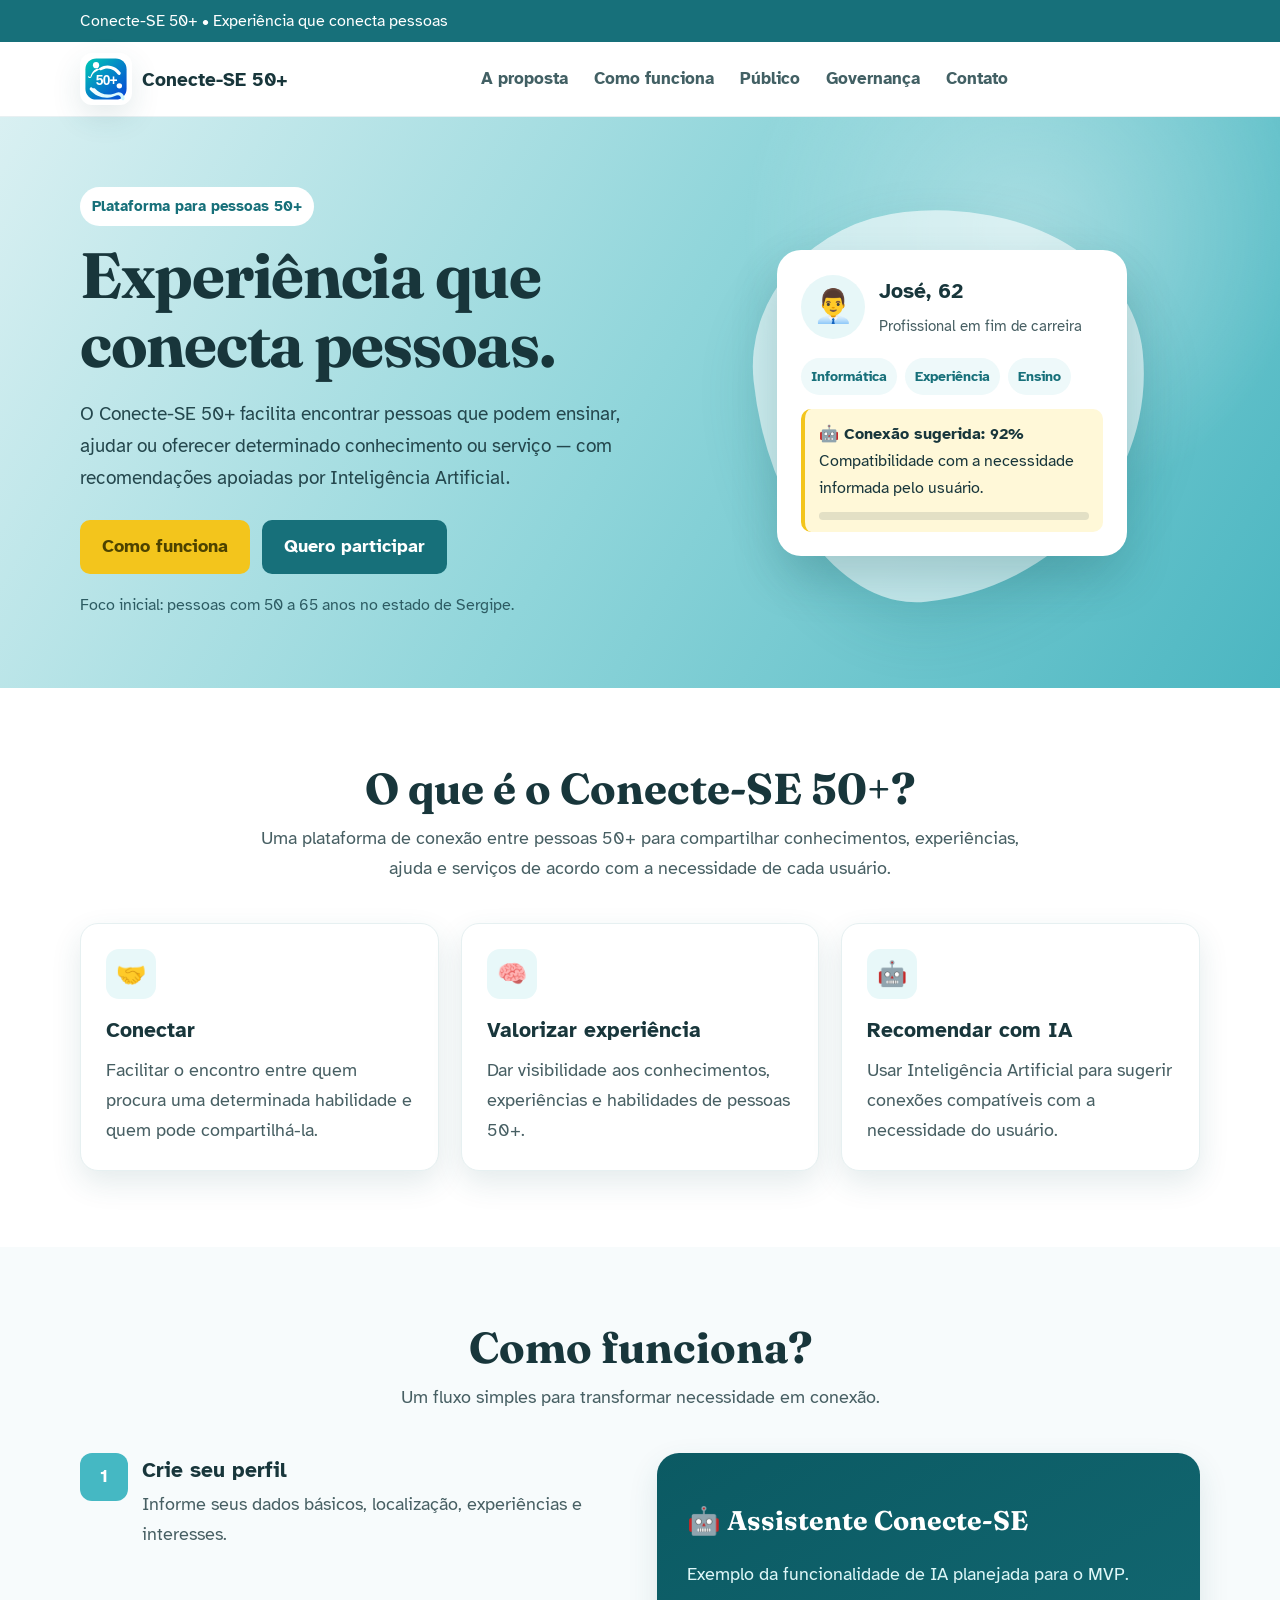
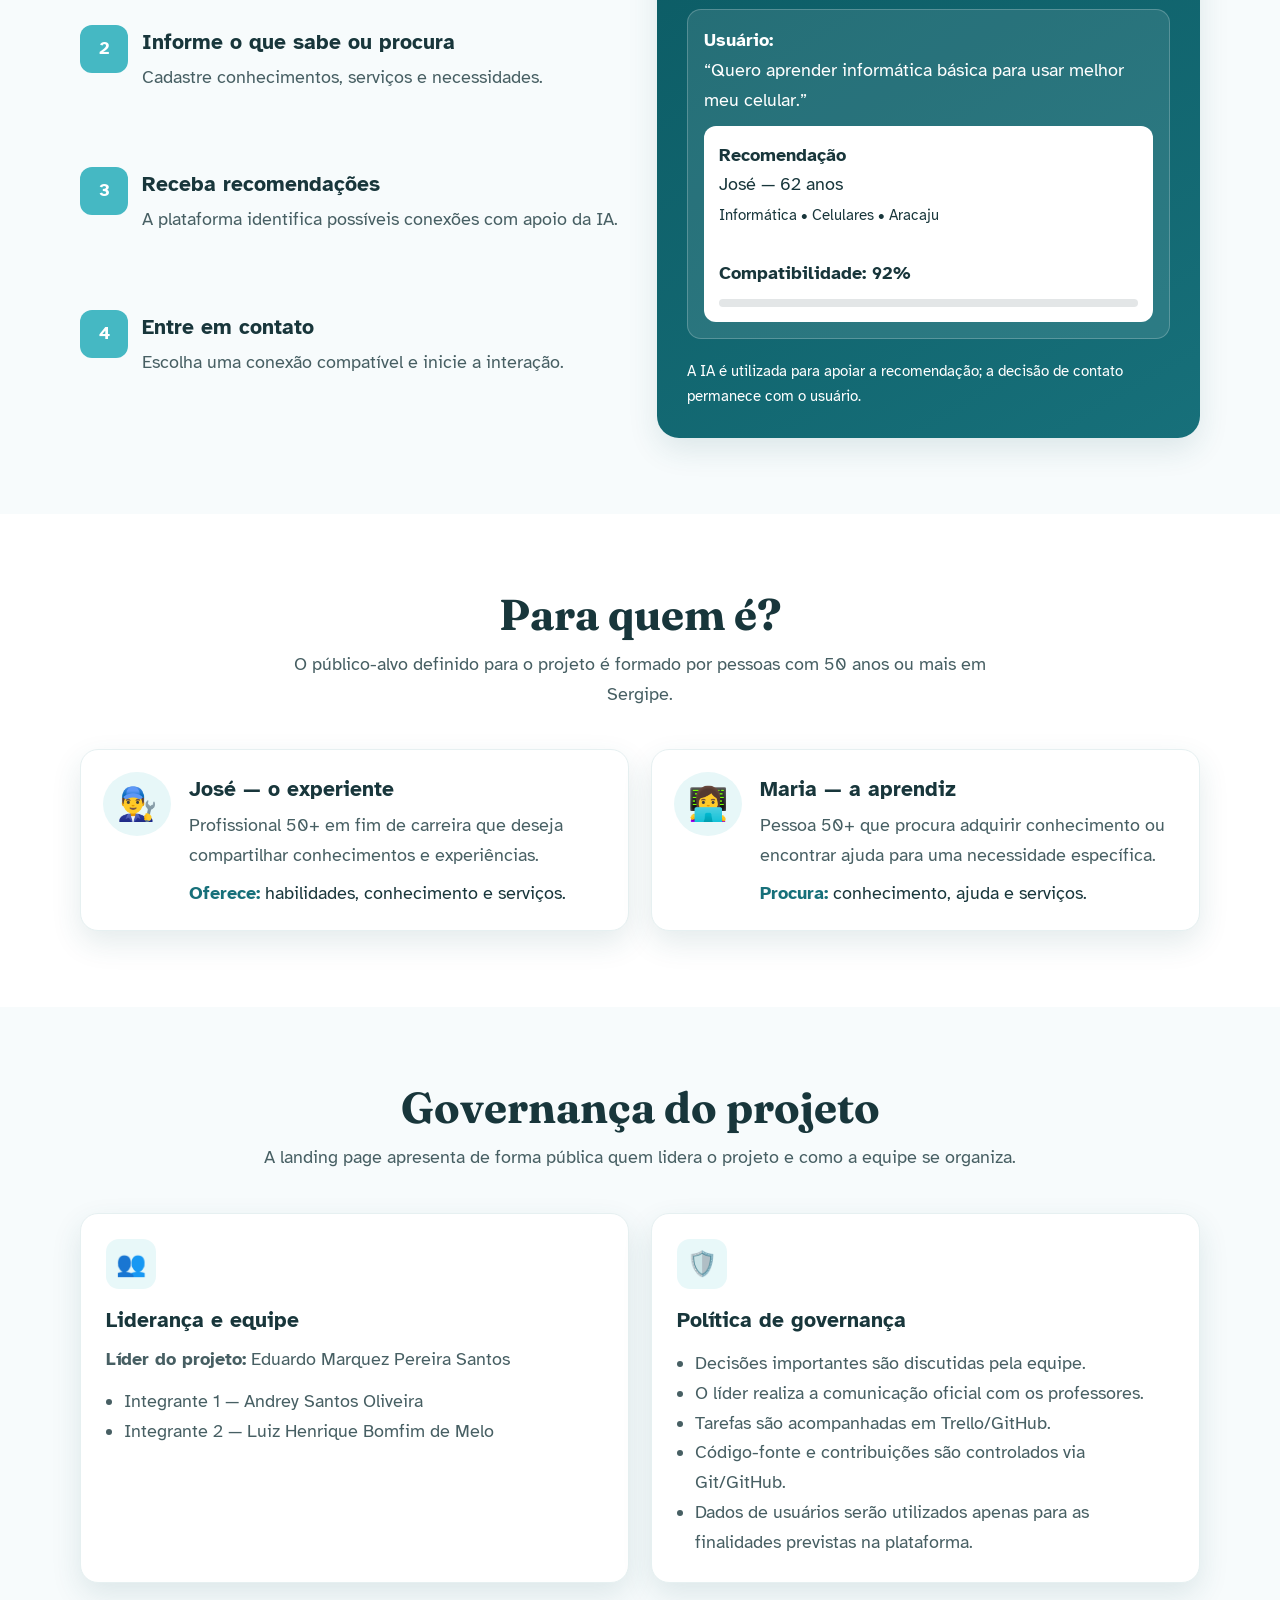
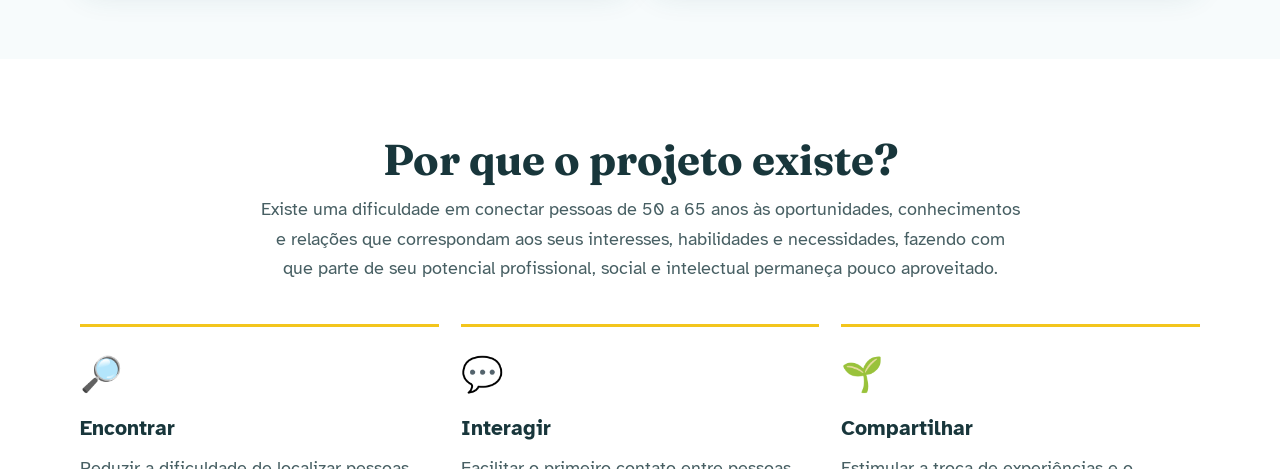
<file: index.html>
<!doctype html>
<html lang="pt-BR">
  <head>
    <meta charset="UTF-8" />
    <meta name="viewport" content="width=device-width, initial-scale=1.0" />
    <meta http-equiv="refresh" content="0; url=Page/index.html" />
    <title>Conecte-SE 50+</title>
  </head>
  <body>
    <p><a href="Page/index.html">Acessar o Conecte-SE 50+</a></p>
  </body>
</html>
</file>
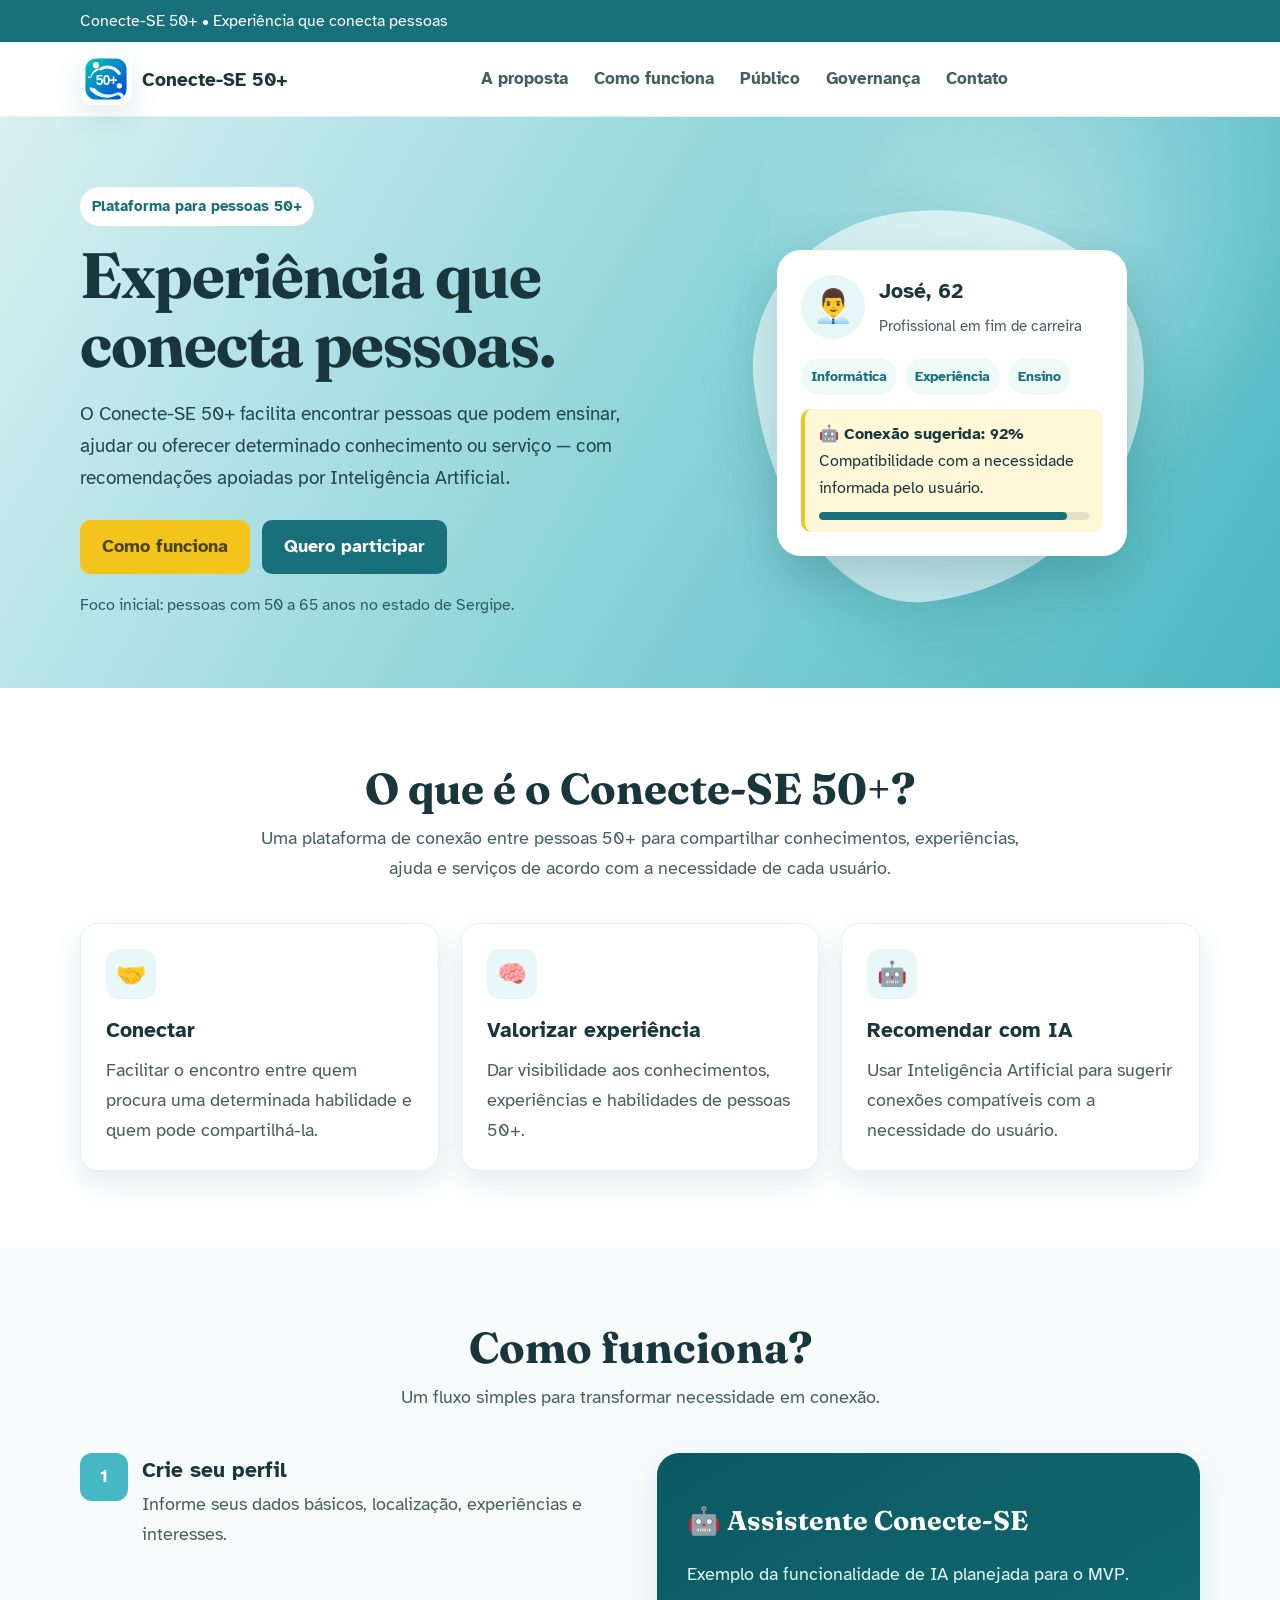
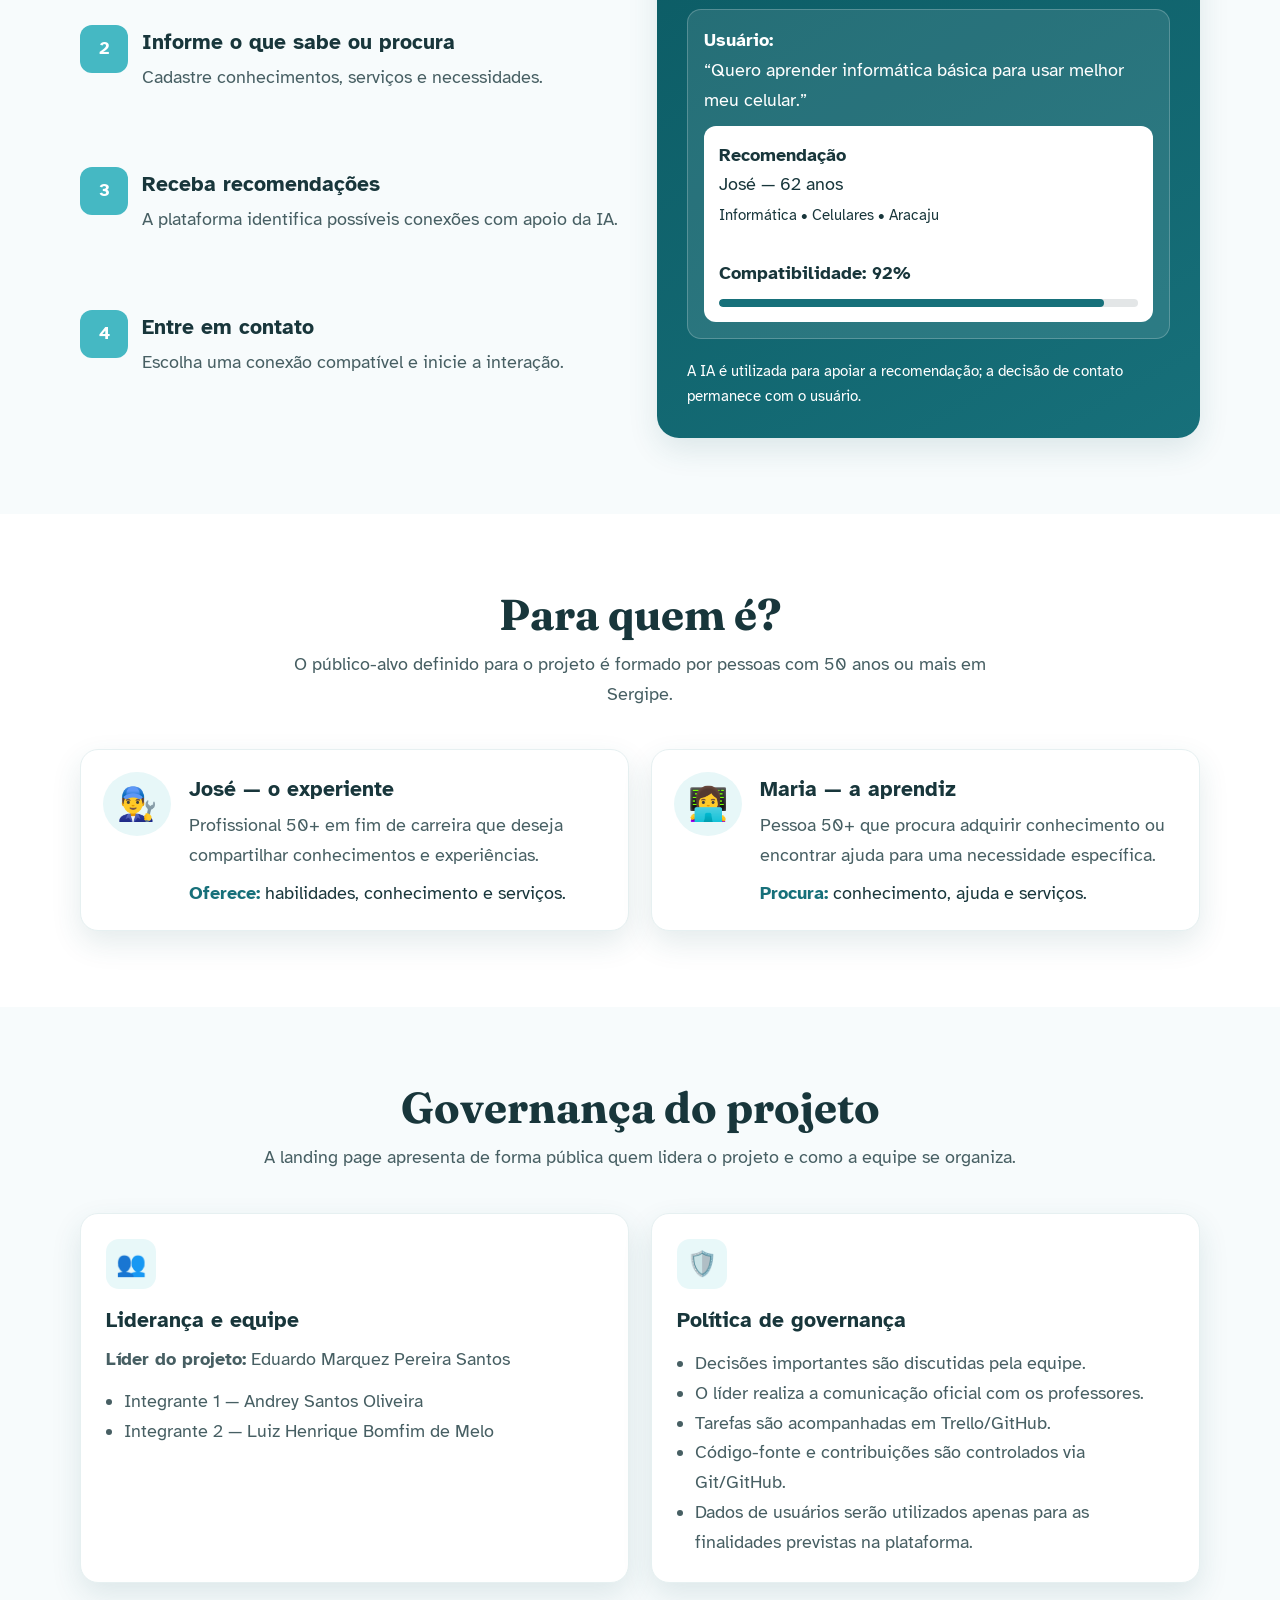
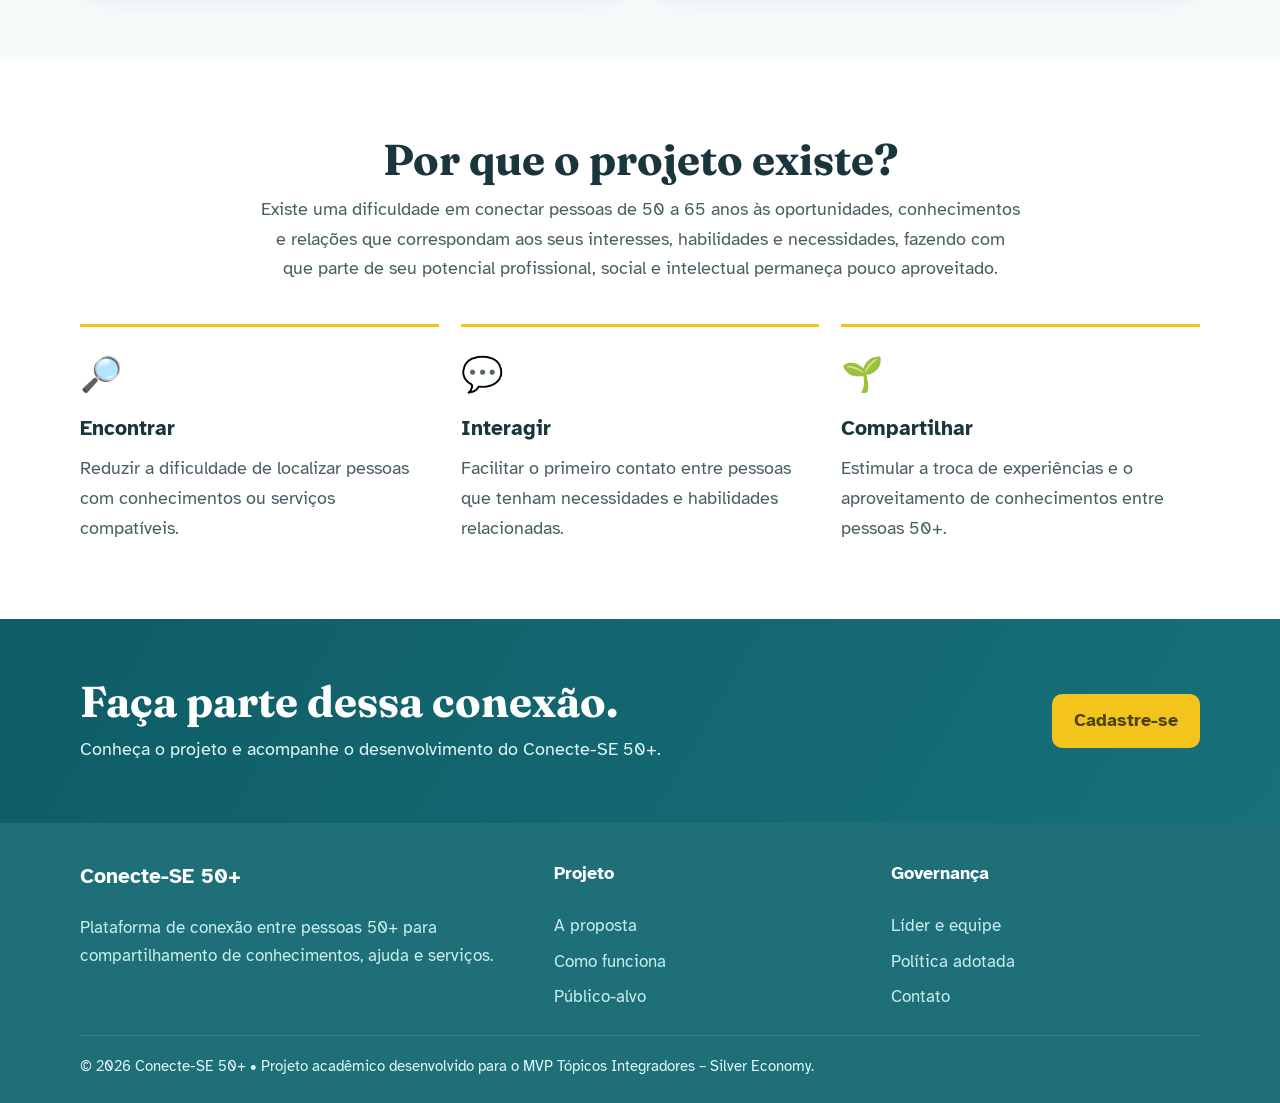
<file: Page/index.html>
<!doctype html>
<html lang="pt-BR">
  <head>
    <meta charset="UTF-8" />
    <meta name="viewport" content="width=device-width, initial-scale=1.0" />
    <title>Conecte-SE 50+ | Experiência que conecta pessoas</title>
    <meta
      name="description"
      content="Conecte-SE 50+ conecta pessoas com 50 anos ou mais para compartilhar conhecimentos, ajuda e serviços, com recomendações apoiadas por Inteligência Artificial."
    />
    <meta name="theme-color" content="#17707a" />
    <meta
      property="og:title"
      content="Conecte-SE 50+ | Experiência que conecta pessoas"
    />
    <meta
      property="og:description"
      content="Encontre pessoas 50+ que podem ensinar, ajudar ou oferecer serviços, com recomendações apoiadas por IA."
    />
    <meta property="og:type" content="website" />
    <link rel="icon" type="image/svg+xml" href="../Assets/conectese-logo.svg" />
    <link rel="preconnect" href="https://fonts.googleapis.com" />
    <link rel="preconnect" href="https://fonts.gstatic.com" crossorigin />
    <link
      href="https://fonts.googleapis.com/css2?family=Atkinson+Hyperlegible:wght@400;700&family=Fraunces:opsz,wght@9..144,600;9..144,700&display=swap"
      rel="stylesheet"
    />
    <link rel="stylesheet" href="../Estilo/Index.css" />
  </head>
  <body>
    <a class="skip" href="#main">Ir para o conteúdo</a>

    <div class="topbar">
      <div class="container">
        <span>Conecte-SE 50+ • Experiência que conecta pessoas</span>
      </div>
    </div>

    <header>
      <div class="container nav">
        <a class="brand" href="#inicio" aria-label="Conecte-SE 50+">
          <img class="logo" src="../Assets/conectese-logo.svg" alt="" />
          <span>Conecte-SE 50+</span>
        </a>

        <nav aria-label="Navegação principal">
          <ul id="menu">
            <li><a href="#sobre">A proposta</a></li>
            <li><a href="#como">Como funciona</a></li>
            <li><a href="#publico">Público</a></li>
            <li><a href="#governanca">Governança</a></li>
            <li><a href="#contato">Contato</a></li>
            <li class="only-mobile">
              <a href="#" data-modal="login">Entrar</a>
            </li>
          </ul>
        </nav>

        <div class="nav-cta">
          <button
            class="menu-btn"
            id="menuBtn"
            type="button"
            aria-expanded="false"
            aria-controls="menu"
          >
            Menu
          </button>
        </div>
      </div>
    </header>

    <main id="main">
      <section id="inicio" class="hero">
        <div class="container hero-inner">
          <div>
            <span class="eyebrow">Plataforma para pessoas 50+</span>
            <h1>Experiência que conecta pessoas.</h1>
            <p>
              O Conecte-SE 50+ facilita encontrar pessoas que podem ensinar,
              ajudar ou oferecer determinado conhecimento ou serviço — com
              recomendações apoiadas por Inteligência Artificial.
            </p>
            <div class="hero-actions">
              <a class="btn btn-primary" href="#como">Como funciona</a>
              <button class="btn btn-secondary" data-modal="signup">
                Quero participar
              </button>
            </div>
            <div class="mini-note">
              Foco inicial: pessoas com 50 a 65 anos no estado de Sergipe.
            </div>
          </div>

          <div class="hero-visual" aria-label="Exemplo de conexão entre perfis">
            <div class="blob"></div>
            <div class="profile-card">
              <div class="profile-top">
                <div class="avatar">👨‍💼</div>
                <div>
                  <h3>José, 62</h3>
                  <small>Profissional em fim de carreira</small>
                </div>
              </div>
              <div class="chip-row">
                <span class="chip">Informática</span>
                <span class="chip">Experiência</span>
                <span class="chip">Ensino</span>
              </div>
              <div class="match">
                <strong>🤖 Conexão sugerida: 92%</strong><br />
                Compatibilidade com a necessidade informada pelo usuário.
                <div class="bar" role="img" aria-label="Compatibilidade de 92%">
                  <i></i>
                </div>
              </div>
            </div>
          </div>
        </div>
      </section>

      <section id="sobre" class="section">
        <div class="container">
          <div class="section-title">
            <h2>O que é o Conecte-SE 50+?</h2>
            <p>
              Uma plataforma de conexão entre pessoas 50+ para compartilhar
              conhecimentos, experiências, ajuda e serviços de acordo com a
              necessidade de cada usuário.
            </p>
          </div>

          <div class="grid-3">
            <article class="card">
              <div class="icon">🤝</div>
              <h3>Conectar</h3>
              <p>
                Facilitar o encontro entre quem procura uma determinada
                habilidade e quem pode compartilhá-la.
              </p>
            </article>
            <article class="card">
              <div class="icon">🧠</div>
              <h3>Valorizar experiência</h3>
              <p>
                Dar visibilidade aos conhecimentos, experiências e habilidades
                de pessoas 50+.
              </p>
            </article>
            <article class="card">
              <div class="icon">🤖</div>
              <h3>Recomendar com IA</h3>
              <p>
                Usar Inteligência Artificial para sugerir conexões compatíveis
                com a necessidade do usuário.
              </p>
            </article>
          </div>
        </div>
      </section>

      <section id="como" class="section alt">
        <div class="container">
          <div class="section-title">
            <h2>Como funciona?</h2>
            <p>Um fluxo simples para transformar necessidade em conexão.</p>
          </div>

          <div class="how">
            <div class="steps">
              <div class="step">
                <div class="step-num">1</div>
                <div>
                  <h3>Crie seu perfil</h3>
                  <p>
                    Informe seus dados básicos, localização, experiências e
                    interesses.
                  </p>
                </div>
              </div>
              <div class="step">
                <div class="step-num">2</div>
                <div>
                  <h3>Informe o que sabe ou procura</h3>
                  <p>Cadastre conhecimentos, serviços e necessidades.</p>
                </div>
              </div>
              <div class="step">
                <div class="step-num">3</div>
                <div>
                  <h3>Receba recomendações</h3>
                  <p>
                    A plataforma identifica possíveis conexões com apoio da IA.
                  </p>
                </div>
              </div>
              <div class="step">
                <div class="step-num">4</div>
                <div>
                  <h3>Entre em contato</h3>
                  <p>Escolha uma conexão compatível e inicie a interação.</p>
                </div>
              </div>
            </div>

            <div class="ai-box">
              <div>
                <h2>🤖 Assistente Conecte-SE</h2>
                <p>Exemplo da funcionalidade de IA planejada para o MVP.</p>
                <div class="ai-demo">
                  <strong>Usuário:</strong><br />
                  “Quero aprender informática básica para usar melhor meu
                  celular.”
                  <div class="ai-result">
                    <strong>Recomendação</strong><br />
                    José — 62 anos<br />
                    <small>Informática • Celulares • Aracaju</small><br /><br />
                    <strong>Compatibilidade: 92%</strong>
                    <div
                      class="bar"
                      role="img"
                      aria-label="Compatibilidade de 92%"
                    >
                      <i></i>
                    </div>
                  </div>
                </div>
              </div>
              <small
                >A IA é utilizada para apoiar a recomendação; a decisão de
                contato permanece com o usuário.</small
              >
            </div>
          </div>
        </div>
      </section>

      <section id="publico" class="section">
        <div class="container">
          <div class="section-title">
            <h2>Para quem é?</h2>
            <p>
              O público-alvo definido para o projeto é formado por pessoas com
              50 anos ou mais em Sergipe.
            </p>
          </div>

          <div class="people">
            <article class="person">
              <div class="avatar">👨‍🔧</div>
              <div>
                <h3>José — o experiente</h3>
                <p>
                  Profissional 50+ em fim de carreira que deseja compartilhar
                  conhecimentos e experiências.
                </p>
                <strong>Oferece:</strong> habilidades, conhecimento e serviços.
              </div>
            </article>

            <article class="person">
              <div class="avatar">👩‍💻</div>
              <div>
                <h3>Maria — a aprendiz</h3>
                <p>
                  Pessoa 50+ que procura adquirir conhecimento ou encontrar
                  ajuda para uma necessidade específica.
                </p>
                <strong>Procura:</strong> conhecimento, ajuda e serviços.
              </div>
            </article>
          </div>
        </div>
      </section>

      <section id="governanca" class="section alt">
        <div class="container">
          <div class="section-title">
            <h2>Governança do projeto</h2>
            <p>
              A landing page apresenta de forma pública quem lidera o projeto e
              como a equipe se organiza.
            </p>
          </div>

          <div class="governance">
            <article class="card">
              <div class="icon">👥</div>
              <h3>Liderança e equipe</h3>
              <p>
                <strong>Líder do projeto:</strong> Eduardo Marquez Pereira
                Santos
              </p>
              <ul class="gov-list">
                <li>Integrante 1 — Andrey Santos Oliveira</li>
                <li>Integrante 2 — Luiz Henrique Bomfim de Melo</li>
              </ul>
            </article>

            <article class="card">
              <div class="icon">🛡️</div>
              <h3>Política de governança</h3>
              <ul class="gov-list">
                <li>Decisões importantes são discutidas pela equipe.</li>
                <li>
                  O líder realiza a comunicação oficial com os professores.
                </li>
                <li>Tarefas são acompanhadas em Trello/GitHub.</li>
                <li>
                  Código-fonte e contribuições são controlados via Git/GitHub.
                </li>
                <li>
                  Dados de usuários serão utilizados apenas para as finalidades
                  previstas na plataforma.
                </li>
              </ul>
            </article>
          </div>
        </div>
      </section>

      <section class="section">
        <div class="container">
          <div class="section-title">
            <h2>Por que o projeto existe?</h2>
            <p>
              Existe uma dificuldade em conectar pessoas de 50 a 65 anos às
              oportunidades, conhecimentos e relações que correspondam aos seus
              interesses, habilidades e necessidades, fazendo com que parte de
              seu potencial profissional, social e intelectual permaneça pouco
              aproveitado.
            </p>
          </div>

          <div class="grid-3 plain">
            <article class="card">
              <div class="icon">🔎</div>
              <h3>Encontrar</h3>
              <p>
                Reduzir a dificuldade de localizar pessoas com conhecimentos ou
                serviços compatíveis.
              </p>
            </article>
            <article class="card">
              <div class="icon">💬</div>
              <h3>Interagir</h3>
              <p>
                Facilitar o primeiro contato entre pessoas que tenham
                necessidades e habilidades relacionadas.
              </p>
            </article>
            <article class="card">
              <div class="icon">🌱</div>
              <h3>Compartilhar</h3>
              <p>
                Estimular a troca de experiências e o aproveitamento de
                conhecimentos entre pessoas 50+.
              </p>
            </article>
          </div>
        </div>
      </section>

      <section id="contato" class="cta">
        <div class="container cta-inner">
          <div>
            <h2>Faça parte dessa conexão.</h2>
            <p>
              Conheça o projeto e acompanhe o desenvolvimento do Conecte-SE 50+.
            </p>
          </div>
          <button class="btn btn-primary" data-modal="signup">
            Cadastre-se
          </button>
        </div>
      </section>
    </main>

    <footer>
      <div class="container">
        <div class="footer-grid">
          <div>
            <h3>Conecte-SE 50+</h3>
            <p>
              Plataforma de conexão entre pessoas 50+ para compartilhamento de
              conhecimentos, ajuda e serviços.
            </p>
          </div>
          <div>
            <h4>Projeto</h4>
            <ul>
              <li><a href="#sobre">A proposta</a></li>
              <li><a href="#como">Como funciona</a></li>
              <li><a href="#publico">Público-alvo</a></li>
            </ul>
          </div>
          <div>
            <h4>Governança</h4>
            <ul>
              <li><a href="#governanca">Líder e equipe</a></li>
              <li><a href="#governanca">Política adotada</a></li>
              <li><a href="mailto:contato@conectese50.example">Contato</a></li>
            </ul>
          </div>
        </div>
        <div class="copyright">
          © 2026 Conecte-SE 50+ • Projeto acadêmico desenvolvido para o MVP
          Tópicos Integradores – Silver Economy.
        </div>
      </div>
    </footer>

    <div
      class="modal"
      id="modal"
      role="dialog"
      aria-modal="true"
      aria-labelledby="modalTitle"
    >
      <div class="modal-card">
        <button class="close" data-close-modal aria-label="Fechar">×</button>
        <h2 id="modalTitle">Cadastre-se</h2>
        <p class="modal-intro" id="modalIntro"></p>
        <form id="signupForm">
          <div class="form-row only-login">
            <label for="email">E-mail</label>
            <input
              id="email"
              name="email"
              type="email"
              autocomplete="email"
              placeholder="voce@exemplo.com"
            />
          </div>
          <div class="form-row only-login">
            <label for="pass">Senha</label>
            <input
              id="pass"
              name="pass"
              type="password"
              autocomplete="current-password"
            />
          </div>
          <div class="form-row only-signup">
            <label for="name">Nome</label>
            <input
              id="name"
              name="name"
              autocomplete="name"
              placeholder="Seu nome"
            />
          </div>
          <div class="form-row only-signup">
            <label for="age">Idade</label>
            <input
              id="age"
              name="age"
              type="number"
              min="50"
              inputmode="numeric"
              placeholder="50 ou mais"
            />
            <span class="hint"
              >O Conecte-SE 50+ é para pessoas com 50 anos ou mais.</span
            >
          </div>
          <div class="form-row only-signup">
            <label for="need">O que você procura ou pode oferecer?</label>
            <textarea
              id="need"
              name="need"
              placeholder="Ex.: informática básica, jardinagem, culinária..."
            ></textarea>
          </div>
          <button class="btn btn-secondary" id="submitBtn" type="submit">
            Enviar cadastro
          </button>
          <div class="form-success" id="formSuccess" role="status"></div>
        </form>
      </div>
    </div>

    <script src="../Script/Index.js"></script>
  </body>
</html>
</file>
<file: Estilo/Index.css>
:root {
  --teal: #45b8c3;
  --teal-dark: #17707a;
  --gold: #f3c51c;
  --cream: #f7fbfc;
  --text: #18363b;
  --muted: #475f63;
  --font-body:
    "Atkinson Hyperlegible", system-ui, "Segoe UI", Arial, sans-serif;
  --font-display: Fraunces, Georgia, "Times New Roman", serif;
  --white: #ffffff;
  --shadow: 0 12px 30px rgba(33, 88, 95, 0.12);
  --radius: 18px;
}

* {
  box-sizing: border-box;
}
html {
  scroll-behavior: smooth;
  font-size: 112.5%;
  scroll-padding-top: 96px;
}
body {
  margin: 0;
  font-family: var(--font-body);
  color: var(--text);
  background: var(--white);
  line-height: 1.65;
}
body.modal-open {
  overflow: hidden;
}
a {
  text-decoration: none;
  color: inherit;
}

.topbar {
  background: var(--teal-dark);
  color: #fff;
  padding: 8px 0;
  font-size: 0.88rem;
}
.container {
  width: min(1120px, 92%);
  margin: 0 auto;
}
.topbar .container {
  display: flex;
  justify-content: space-between;
  align-items: center;
  gap: 20px;
}

header {
  position: sticky;
  top: 0;
  z-index: 10;
  background: rgba(255, 255, 255, 0.96);
  border-bottom: 1px solid #e8f0f2;
  backdrop-filter: blur(8px);
}
.nav {
  min-height: 74px;
  display: flex;
  align-items: center;
  justify-content: space-between;
  gap: 24px;
}
.brand {
  display: flex;
  align-items: center;
  gap: 10px;
  font-weight: 800;
}
.logo {
  width: 52px;
  height: 52px;
  border-radius: 12px;
  object-fit: contain;
  box-shadow: var(--shadow);
}
.brand span {
  font-size: 1.05rem;
}
nav ul {
  display: flex;
  flex-wrap: wrap;
  list-style: none;
  gap: 22px;
  padding: 0;
  margin: 0;
  font-size: 0.94rem;
  font-weight: 700;
}
nav a {
  color: #426064;
}
nav a:hover {
  color: var(--teal-dark);
}

.nav-cta {
  display: flex;
  align-items: center;
  gap: 10px;
}
.btn {
  border: 0;
  cursor: pointer;
  border-radius: 10px;
  padding: 12px 18px;
  font-weight: 800;
  transition: 0.2s ease;
  display: inline-flex;
  align-items: center;
  justify-content: center;
  gap: 8px;
}
.btn:hover {
  transform: translateY(-1px);
}
.btn-primary {
  background: var(--gold);
  color: #4d4300;
}
.btn-secondary {
  background: var(--teal);
  color: #fff;
}
.hero {
  background:
    radial-gradient(
      circle at 80% 20%,
      rgba(255, 255, 255, 0.35),
      transparent 25%
    ),
    linear-gradient(120deg, #d9f0f2 0%, #8fd5da 50%, #4bb6c1 100%);
  overflow: hidden;
}
.hero-inner {
  min-height: 480px;
  display: grid;
  grid-template-columns: 1.08fr 0.92fr;
  align-items: center;
  gap: 40px;
  padding: 70px 0;
}
.eyebrow {
  display: inline-block;
  background: #fff;
  color: var(--teal-dark);
  padding: 7px 12px;
  border-radius: 999px;
  font-size: 0.82rem;
  font-weight: 800;
  margin-bottom: 14px;
}
h1 {
  font-size: clamp(2.15rem, 5vw, 4.1rem);
  line-height: 1.03;
  margin: 0 0 20px;
  letter-spacing: -1.7px;
}
.hero p {
  font-size: 1.08rem;
  max-width: 670px;
  color: #24474d;
  margin: 0 0 26px;
}
.hero-actions {
  display: flex;
  gap: 12px;
  flex-wrap: wrap;
}
.mini-note {
  margin-top: 18px;
  font-size: 0.9rem;
  color: #2d5c63;
}

.hero-visual {
  position: relative;
  min-height: 340px;
  display: grid;
  place-items: center;
}
.blob {
  width: min(390px, 92%);
  aspect-ratio: 1;
  border-radius: 43% 57% 62% 38% / 39% 42% 58% 61%;
  background: rgba(255, 255, 255, 0.58);
  transform: rotate(-6deg);
  position: absolute;
  box-shadow: 0 24px 60px rgba(28, 110, 118, 0.16);
}
.profile-card {
  position: relative;
  width: min(350px, 88%);
  background: #fff;
  border-radius: 24px;
  padding: 24px;
  box-shadow: 0 22px 45px rgba(32, 89, 96, 0.22);
}
.profile-top {
  display: flex;
  align-items: center;
  gap: 14px;
  margin-bottom: 18px;
}
.avatar {
  width: 64px;
  height: 64px;
  border-radius: 50%;
  display: grid;
  place-items: center;
  background: #e7f7f8;
  font-size: 1.8rem;
}
.profile-top h3 {
  margin: 0 0 2px;
}
.profile-top small {
  color: var(--muted);
}
.chip-row {
  display: flex;
  flex-wrap: wrap;
  gap: 8px;
  margin: 14px 0;
}
.chip {
  background: #eef9fa;
  color: var(--teal-dark);
  padding: 7px 10px;
  border-radius: 999px;
  font-size: 0.78rem;
  font-weight: 800;
}
.match {
  border-left: 4px solid var(--gold);
  background: #fff8d8;
  padding: 12px 14px;
  border-radius: 10px;
  font-size: 0.9rem;
}

.section {
  padding: 76px 0;
}
.section.alt {
  background: var(--cream);
}
.section-title {
  text-align: center;
  max-width: 760px;
  margin: 0 auto 40px;
}
.section-title h2 {
  font-size: 2rem;
  margin: 0 0 10px;
}
.section-title p {
  color: var(--muted);
  margin: 0;
}

.grid-3 {
  display: grid;
  grid-template-columns: repeat(3, 1fr);
  gap: 22px;
}
.card {
  background: #fff;
  border: 1px solid #e6f0f1;
  border-radius: var(--radius);
  padding: 25px;
  box-shadow: var(--shadow);
}
.icon {
  width: 50px;
  height: 50px;
  border-radius: 13px;
  display: grid;
  place-items: center;
  background: #e8f8f9;
  font-size: 1.35rem;
  margin-bottom: 14px;
}
.card h3 {
  margin: 0 0 8px;
}
.card p {
  margin: 0;
  color: var(--muted);
}

.how {
  display: grid;
  grid-template-columns: 1fr 1fr;
  gap: 34px;
  align-items: stretch;
}
.steps {
  display: grid;
  gap: 14px;
}
.step {
  display: grid;
  grid-template-columns: 48px 1fr;
  gap: 14px;
  align-items: start;
}
.step-num {
  width: 48px;
  height: 48px;
  border-radius: 12px;
  background: var(--teal);
  color: #fff;
  font-weight: 900;
  display: grid;
  place-items: center;
}
.step h3 {
  margin: 0 0 3px;
}
.step p {
  margin: 0;
  color: var(--muted);
}

.ai-box {
  background: linear-gradient(150deg, #0e727b, #4bbac2);
  color: #fff;
  border-radius: 22px;
  padding: 30px;
  box-shadow: var(--shadow);
  display: flex;
  flex-direction: column;
  justify-content: space-between;
  min-height: 100%;
}
.ai-box p {
  color: #def7f8;
}
.ai-demo {
  background: rgba(255, 255, 255, 0.1);
  border: 1px solid rgba(255, 255, 255, 0.22);
  border-radius: 14px;
  padding: 16px;
  margin: 20px 0;
}
.ai-result {
  background: #fff;
  color: var(--text);
  border-radius: 12px;
  padding: 15px;
  margin-top: 10px;
}

.people {
  display: grid;
  grid-template-columns: repeat(2, 1fr);
  gap: 22px;
}
.person {
  display: flex;
  gap: 18px;
  align-items: flex-start;
  background: #fff;
  border: 1px solid #e6f0f1;
  padding: 22px;
  border-radius: var(--radius);
  box-shadow: var(--shadow);
}
.person .avatar {
  flex: 0 0 68px;
}
.person h3 {
  margin: 0 0 4px;
}
.person p {
  margin: 0 0 8px;
  color: var(--muted);
}
.person strong {
  color: var(--teal-dark);
}

.governance {
  display: grid;
  grid-template-columns: 1fr 1fr;
  gap: 22px;
}
.gov-list {
  padding-left: 18px;
  margin: 12px 0 0;
  color: var(--muted);
}

.cta {
  background: linear-gradient(120deg, var(--teal-dark), var(--teal));
  color: #fff;
  padding: 58px 0;
}
.cta-inner {
  display: flex;
  justify-content: space-between;
  align-items: center;
  gap: 25px;
}
.cta h2 {
  margin: 0 0 8px;
  font-size: 2rem;
}
.cta p {
  margin: 0;
  color: #dff7f8;
}

footer {
  background: #1e6f78;
  color: #dff7f8;
  padding: 36px 0 24px;
}
.footer-grid {
  display: grid;
  grid-template-columns: 1.3fr 0.9fr 0.9fr;
  gap: 28px;
}
footer h3,
footer h4 {
  color: #fff;
  margin-top: 0;
}
footer p,
footer li {
  font-size: 0.92rem;
  color: #c8edef;
}
footer ul {
  list-style: none;
  margin: 0;
  padding: 0;
  display: grid;
  gap: 8px;
}
.copyright {
  border-top: 1px solid rgba(255, 255, 255, 0.15);
  margin-top: 25px;
  padding-top: 18px;
  font-size: 0.82rem;
}

.modal {
  position: fixed;
  inset: 0;
  background: rgba(16, 48, 52, 0.55);
  display: none;
  align-items: center;
  justify-content: center;
  padding: 20px;
  z-index: 30;
}
.modal.open {
  display: flex;
}
.modal-card {
  width: min(520px, 100%);
  background: #fff;
  border-radius: 20px;
  padding: 28px;
  box-shadow: 0 30px 70px rgba(0, 0, 0, 0.2);
  position: relative;
}
.close {
  position: absolute;
  right: 16px;
  top: 13px;
  border: 0;
  background: transparent;
  font-size: 1.5rem;
  cursor: pointer;
}
.form-row {
  display: grid;
  gap: 8px;
  margin-bottom: 14px;
}
label {
  font-weight: 700;
  font-size: 0.92rem;
}
input,
textarea,
select {
  width: 100%;
  padding: 12px 13px;
  border: 1px solid #d7e8ea;
  border-radius: 10px;
  font: inherit;
}
textarea {
  min-height: 90px;
  resize: vertical;
}
.form-success {
  display: none;
  margin-top: 12px;
  background: #edf9ef;
  color: #257037;
  padding: 11px 13px;
  border-radius: 10px;
  font-weight: 700;
}
.form-success.visible {
  display: block;
}

@media (max-width: 900px) {
  nav ul {
    display: none;
  }
  .hero-inner,
  .how,
  .governance {
    grid-template-columns: 1fr;
  }
  .hero-visual {
    min-height: 320px;
  }
  .grid-3,
  .people {
    grid-template-columns: 1fr;
  }
  .footer-grid {
    grid-template-columns: 1fr 1fr;
  }
  .cta-inner {
    flex-direction: column;
    align-items: flex-start;
  }
}
@media (max-width: 600px) {
  .topbar .container {
    font-size: 0.78rem;
  }
  .hero-inner {
    padding: 52px 0;
  }
  .section {
    padding: 58px 0;
  }
  .footer-grid {
    grid-template-columns: 1fr;
  }
}
/* ===== Melhorias ===== */
h1,
h2 {
  font-family: var(--font-display);
  font-weight: 700;
}
h1 {
  letter-spacing: -0.02em;
  line-height: 1.08;
}
.section-title h2,
.cta h2 {
  font-size: clamp(1.75rem, 3.5vw, 2.4rem);
  line-height: 1.15;
}
.ai-box h2 {
  font-size: 1.5rem;
  line-height: 1.2;
}

.skip {
  position: absolute;
  left: 12px;
  top: -60px;
  background: #fff;
  color: var(--teal-dark);
  padding: 10px 16px;
  border-radius: 8px;
  font-weight: 700;
  z-index: 50;
}
.skip:focus {
  top: 12px;
}
:focus-visible {
  outline: 3px solid #0b4f57;
  outline-offset: 3px;
  border-radius: 6px;
}
.cta :focus-visible,
footer :focus-visible,
.ai-box :focus-visible,
.topbar :focus-visible {
  outline-color: #fff;
}

.btn {
  font: inherit;
  font-weight: 700;
  min-height: 50px;
  padding: 12px 22px;
}
.btn-secondary {
  background: var(--teal-dark);
}
nav a {
  padding: 6px 2px;
}
nav a:hover {
  text-decoration: underline;
  text-decoration-thickness: 2px;
  text-underline-offset: 6px;
}

.topbar .container {
  flex-wrap: wrap;
}
.menu-btn {
  display: none;
  font: inherit;
  font-weight: 700;
  min-height: 50px;
  padding: 0 16px;
  cursor: pointer;
  background: #fff;
  color: var(--teal-dark);
  border: 1px solid #9fcdd2;
  border-radius: 10px;
}
.only-mobile {
  display: none;
}

.bar {
  height: 8px;
  border-radius: 99px;
  background: rgba(24, 54, 59, 0.12);
  margin-top: 10px;
  overflow: hidden;
}
.bar i {
  display: block;
  height: 100%;
  width: 92%;
  background: var(--teal-dark);
  border-radius: inherit;
  transform-origin: left;
  animation: fill 1.1s 0.35s cubic-bezier(0.2, 0.7, 0.2, 1) both;
}
@keyframes fill {
  from {
    transform: scaleX(0);
  }
}

.ai-box {
  background: linear-gradient(150deg, #0b5a63, #17707a);
}
.cta {
  background: linear-gradient(120deg, #0f5d66, #17707a);
}

.plain .card {
  background: transparent;
  border: 0;
  border-top: 3px solid var(--gold);
  border-radius: 0;
  box-shadow: none;
  padding: 20px 0 0;
}
.plain .icon {
  background: none;
  width: auto;
  height: auto;
  place-items: start;
  font-size: 1.9rem;
  margin-bottom: 8px;
}

.modal-card {
  max-height: 92vh;
  overflow: auto;
}
.modal-intro {
  color: var(--muted);
  margin: 0 0 18px;
}
.close {
  width: 44px;
  height: 44px;
  right: 10px;
  top: 8px;
  border-radius: 10px;
}
.close:hover {
  background: #eef6f7;
}
.hint {
  color: var(--muted);
  font-size: 0.85rem;
}
input:focus-visible,
textarea:focus-visible {
  border-color: var(--teal-dark);
}
.modal[data-mode="login"] .only-signup,
.modal[data-mode="signup"] .only-login {
  display: none;
}

@media (max-width: 900px) {
  .menu-btn {
    display: inline-flex;
    align-items: center;
  }
  nav ul.open {
    display: flex;
    flex-direction: column;
    gap: 0;
    position: absolute;
    left: 0;
    right: 0;
    top: 100%;
    background: #fff;
    padding: 8px 4% 16px;
    border-bottom: 1px solid #e0edef;
    box-shadow: 0 18px 30px rgba(24, 54, 59, 0.12);
  }
  nav ul.open a {
    display: block;
    padding: 14px 0;
    font-size: 1.05rem;
    border-bottom: 1px solid #eef4f5;
  }
}
@media (max-width: 600px) {
  .only-mobile {
    display: list-item;
  }
  .brand span {
    display: none;
  }
}
@media (prefers-reduced-motion: reduce) {
  * {
    animation: none !important;
    transition: none !important;
    scroll-behavior: auto !important;
  }
}
</file>
